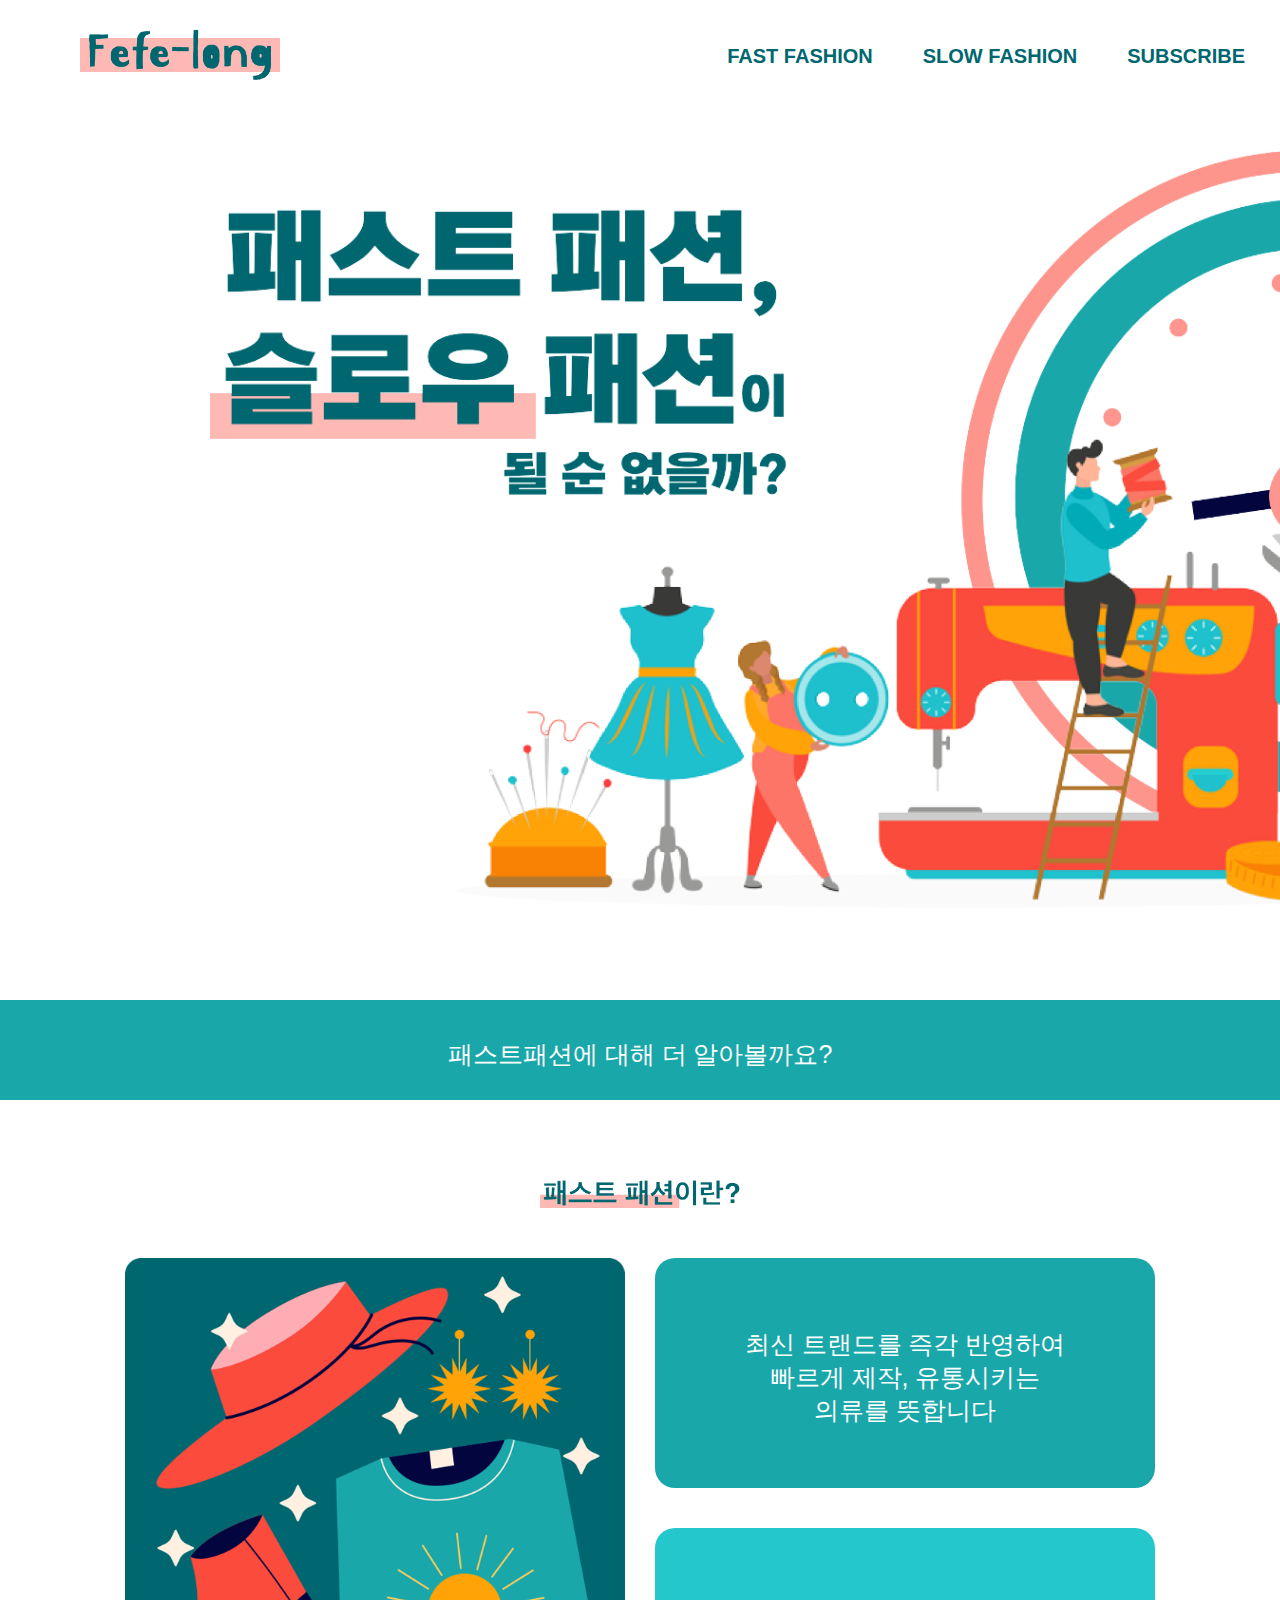
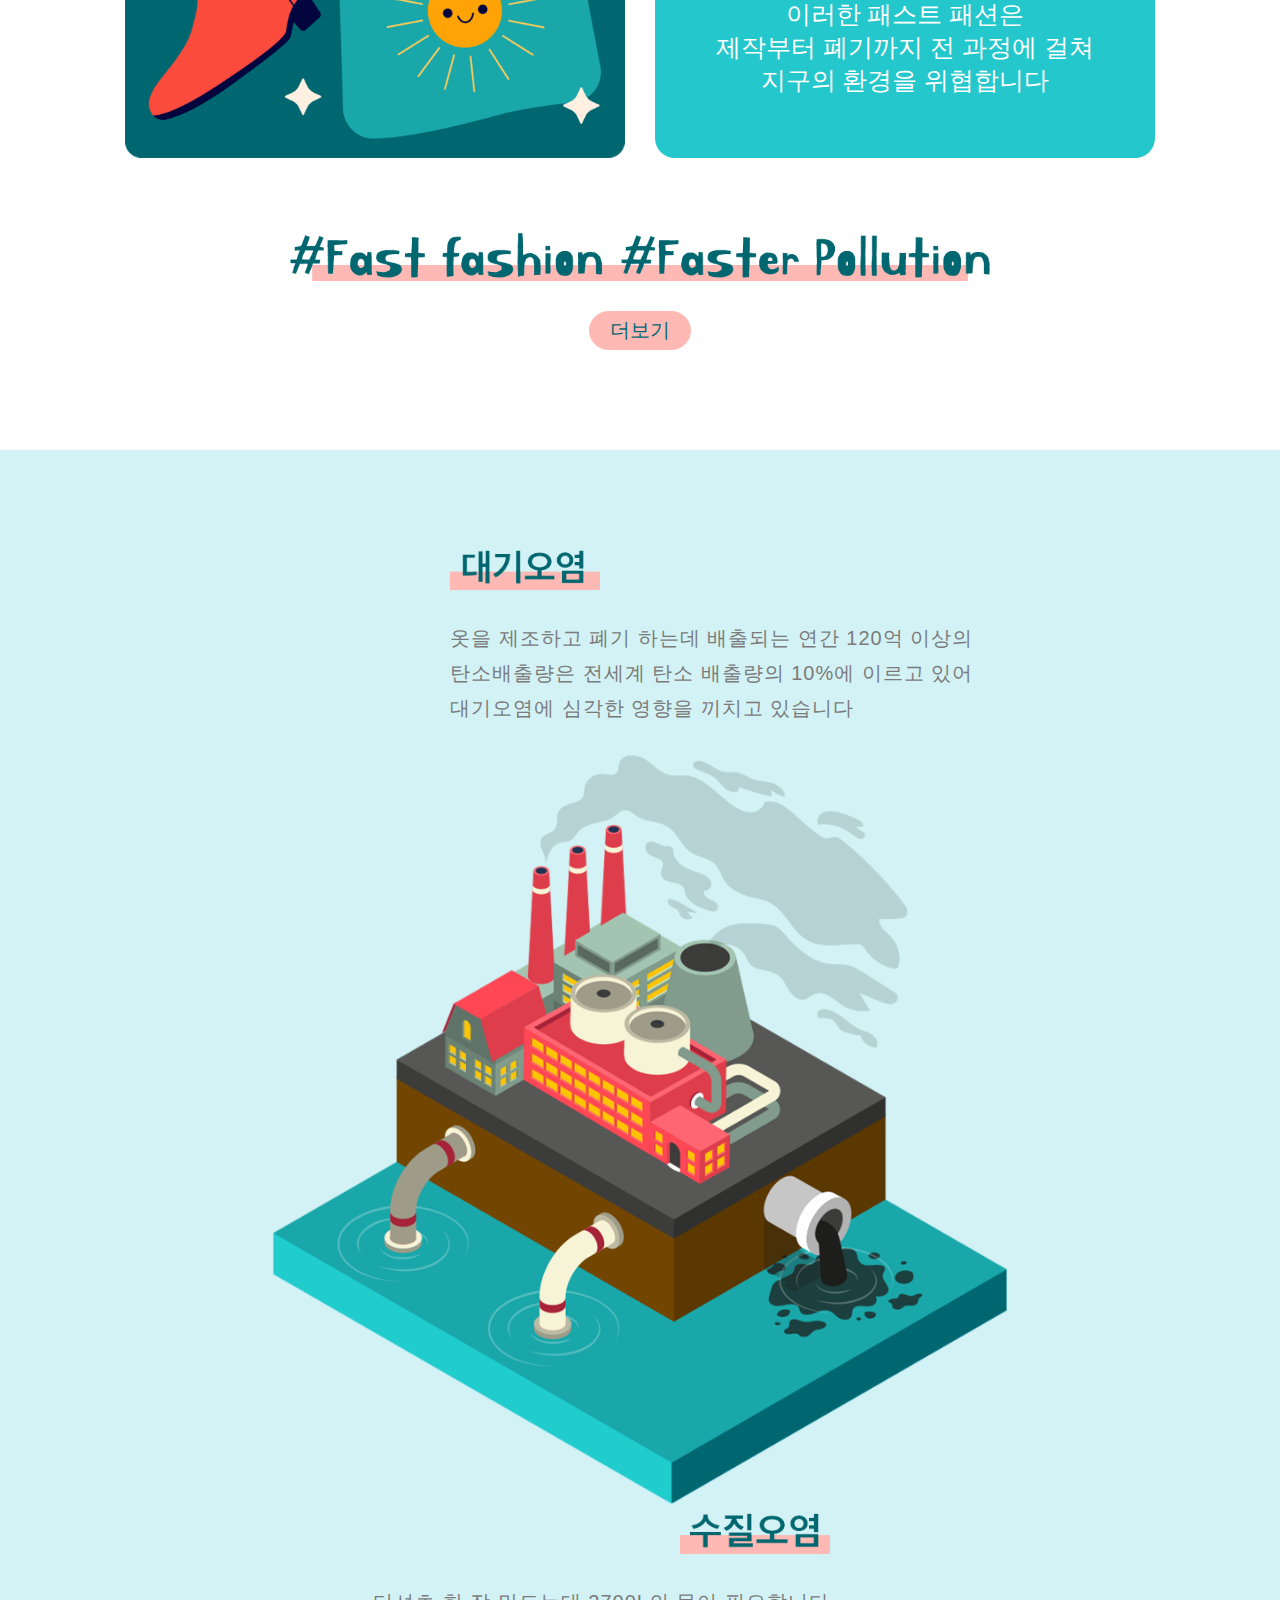
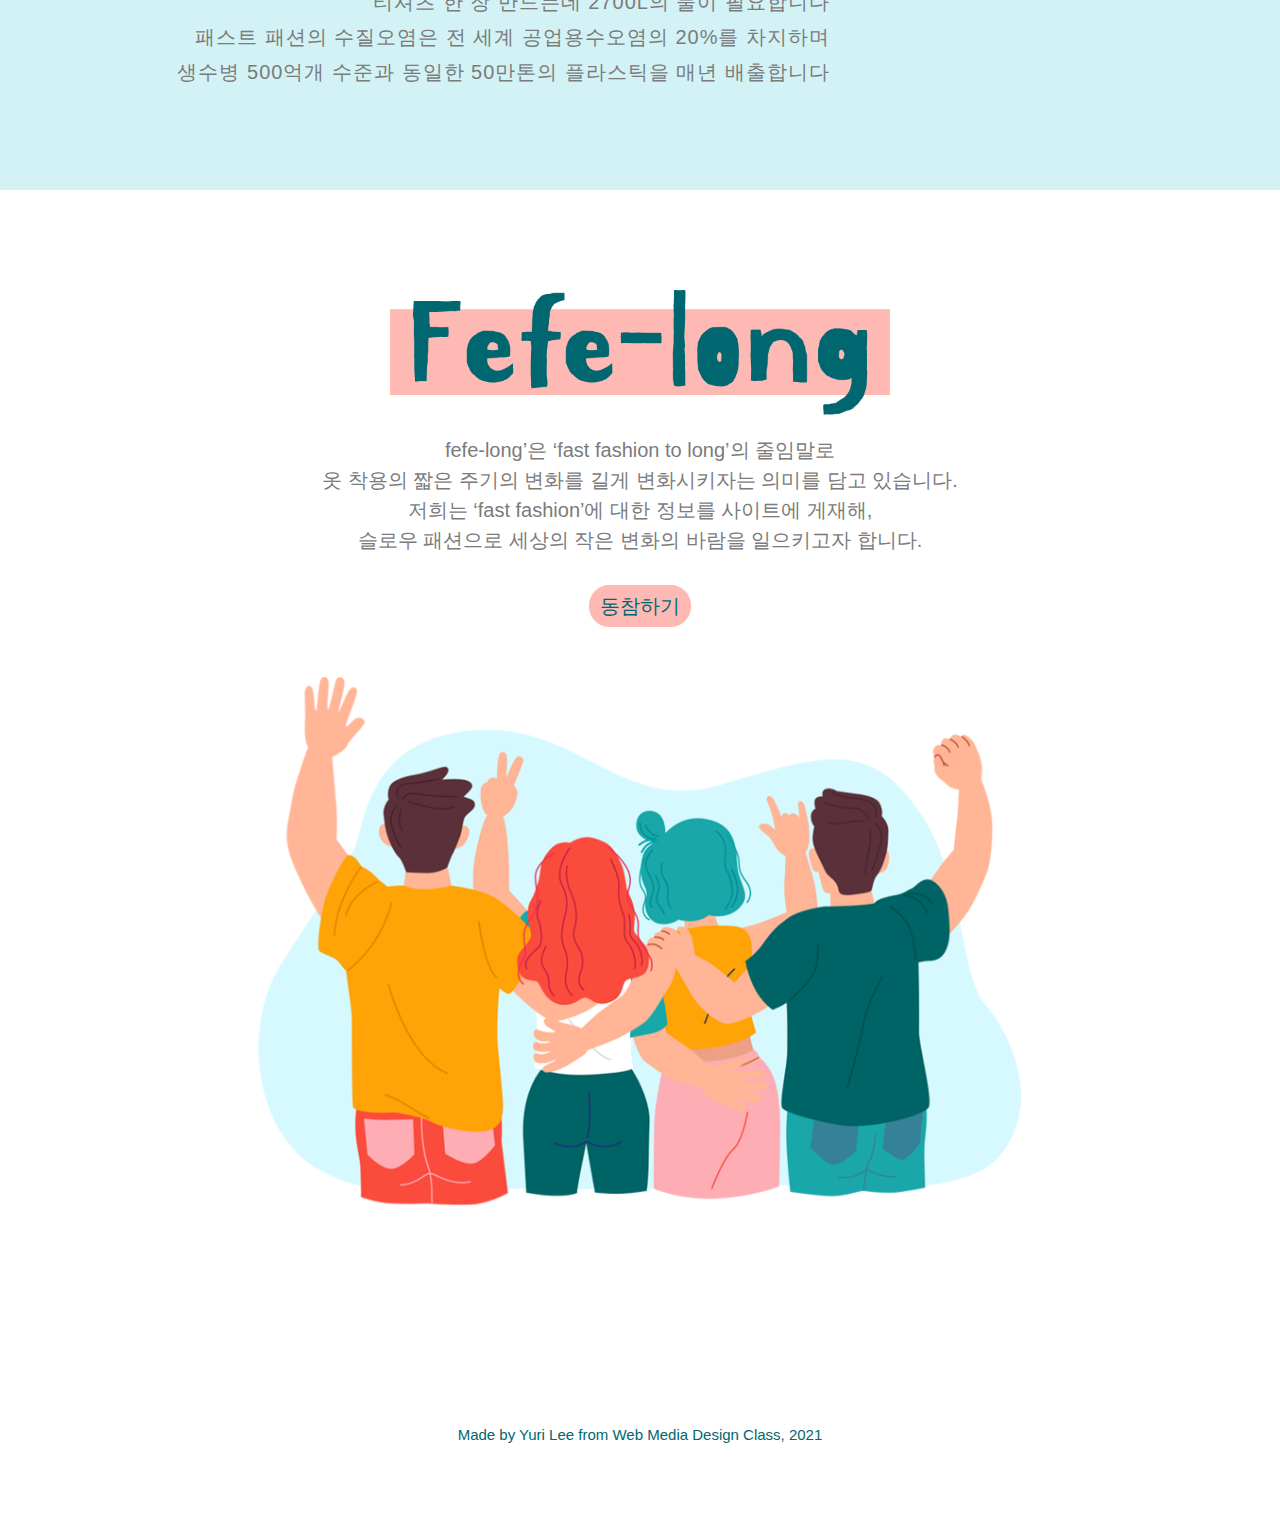
<file: index.html>
<!DOCTYPE html>
<html lang="ko">
<head>
  <meta charset="UTF-8">
  <meta http-equiv="X-UA-Compatible" content="IE=edge">
  <meta name="viewport" content="width=device-width, initial-scale=1.0">
  <link rel="stylesheet" href="./main.css">
  <title>fefelong</title>
</head>
<body>
   <header>
     <nav>
       <a href="./index.html" class="mainlogo"><img src="./image/Fefe-long.png" alt="logo"></a>
       <ul>
         <li><a href="javascript:()" onclick="showpopup();">subscribe</a></li>
         <li><a href="./3.html">Slow Fashion</a></li>
         <li><a href="./2.html">Fast Fashion</a></li>
       </ul>
     </nav>
   </header>
   <section>
     <div class="intro">
       <div class="intro_section01">
         <img src="./image/인트로1.png" alt="intro">
       </div>
     </div>
     <div class="intro_section02">
         <h4 class="sub_title">패스트패션에 대해 더 알아볼까요?</h4>
     </div>
     <div class="title_img">
       <img src="./image/패스트패션이란_.png" alt="what">
      </div>
    <div class="wrapper01">
        <img class="section_image2" src="./image/새옷.png" alt="new clothes">
      <div class="new_clothes">
        <p class="dsc1">최신 트랜드를 즉각 반영하여<br>빠르게 제작, 유통시키는<br>의류를 뜻합니다</p>
        <p class="dsc2">이러한 패스트 패션은<br>제작부터 폐기까지 전 과정에 걸쳐<br>지구의 환경을 위협합니다</p>
      </div>
    </div>
     <div class="v_section01_bo">
      <img src="./image/tag.png" alt="v_section_typo">
      <a class="cta" href="./2.html">더보기</a>
     </div>

     <div class="wrapper02">
       <div class="pollution01">
         <img src="./image/대기오염.png" alt="airpollute">
         <p class="dsc">옷을 제조하고 폐기 하는데 배출되는 연간 120억 이상의<br>
          탄소배출량은 전세계 탄소 배출량의 10%에 이르고 있어<br>
          대기오염에 심각한 영향을 끼치고 있습니다</p>
       </div>
       <div class="pollute">
        <img src="./image/오염.png" alt="pollute">
       </div>
       <div class="pollution02">
         <img src="./image/수질오염.png" alt="waterpollute">
         <p class="dsc">티셔츠 한 장 만드는데 2700L의 물이 필요합니다<br>
          패스트 패션의 수질오염은 전 세계 공업용수오염의 20%를 차지하며<br>
          생수병 500억개 수준과 동일한 50만톤의 플라스틱을 매년 배출합니다</p>
       </div>
     </div>
     <div class="wrapper03">
       <img src="./image/Fefe-long.png" alt="logo">
       <div class="join">
         <p class="dsc">fefe-long’은 ‘fast fashion to long’의 줄임말로<br>
          옷 착용의 짧은 주기의 변화를 길게 변화시키자는 의미를 담고 있습니다.<br>
          저희는 ‘fast fashion’에 대한 정보를 사이트에 게재해,<br>
          슬로우 패션으로 세상의 작은 변화의 바람을 일으키고자 합니다.</p>
          <a class="cta" href="./3.html">동참하기</a>
       <img src="./image/동참.png" alt="join_in">   
       </div>
     </div>
   </section>
<footer>
  Made by Yuri Lee from Web Media Design Class, 2021
</footer>

<!-- begin popup -->

<div class="popup" id="popup">
  <div class="blanket"></div>
  <div class="content">
    <h2>Fefelong의 웹매거진을 구독해보세요.</h2>
    <form action="">
      <div class="row">
        <div class="item">
          <input type="text" placeholder="name">
        </div>
        <div class="item">
          <input type="text" placeholder="e-mail">
        </div>
      </div>
      <button class="signup" onclick="hidepopup();">subscribe</button>
      <button class="close" onclick="hidepopup();"></button>
    </form>
  </div>
</div>

<script src="./script.js" type="text/javascript"></script>
</body>
</html>
</file>
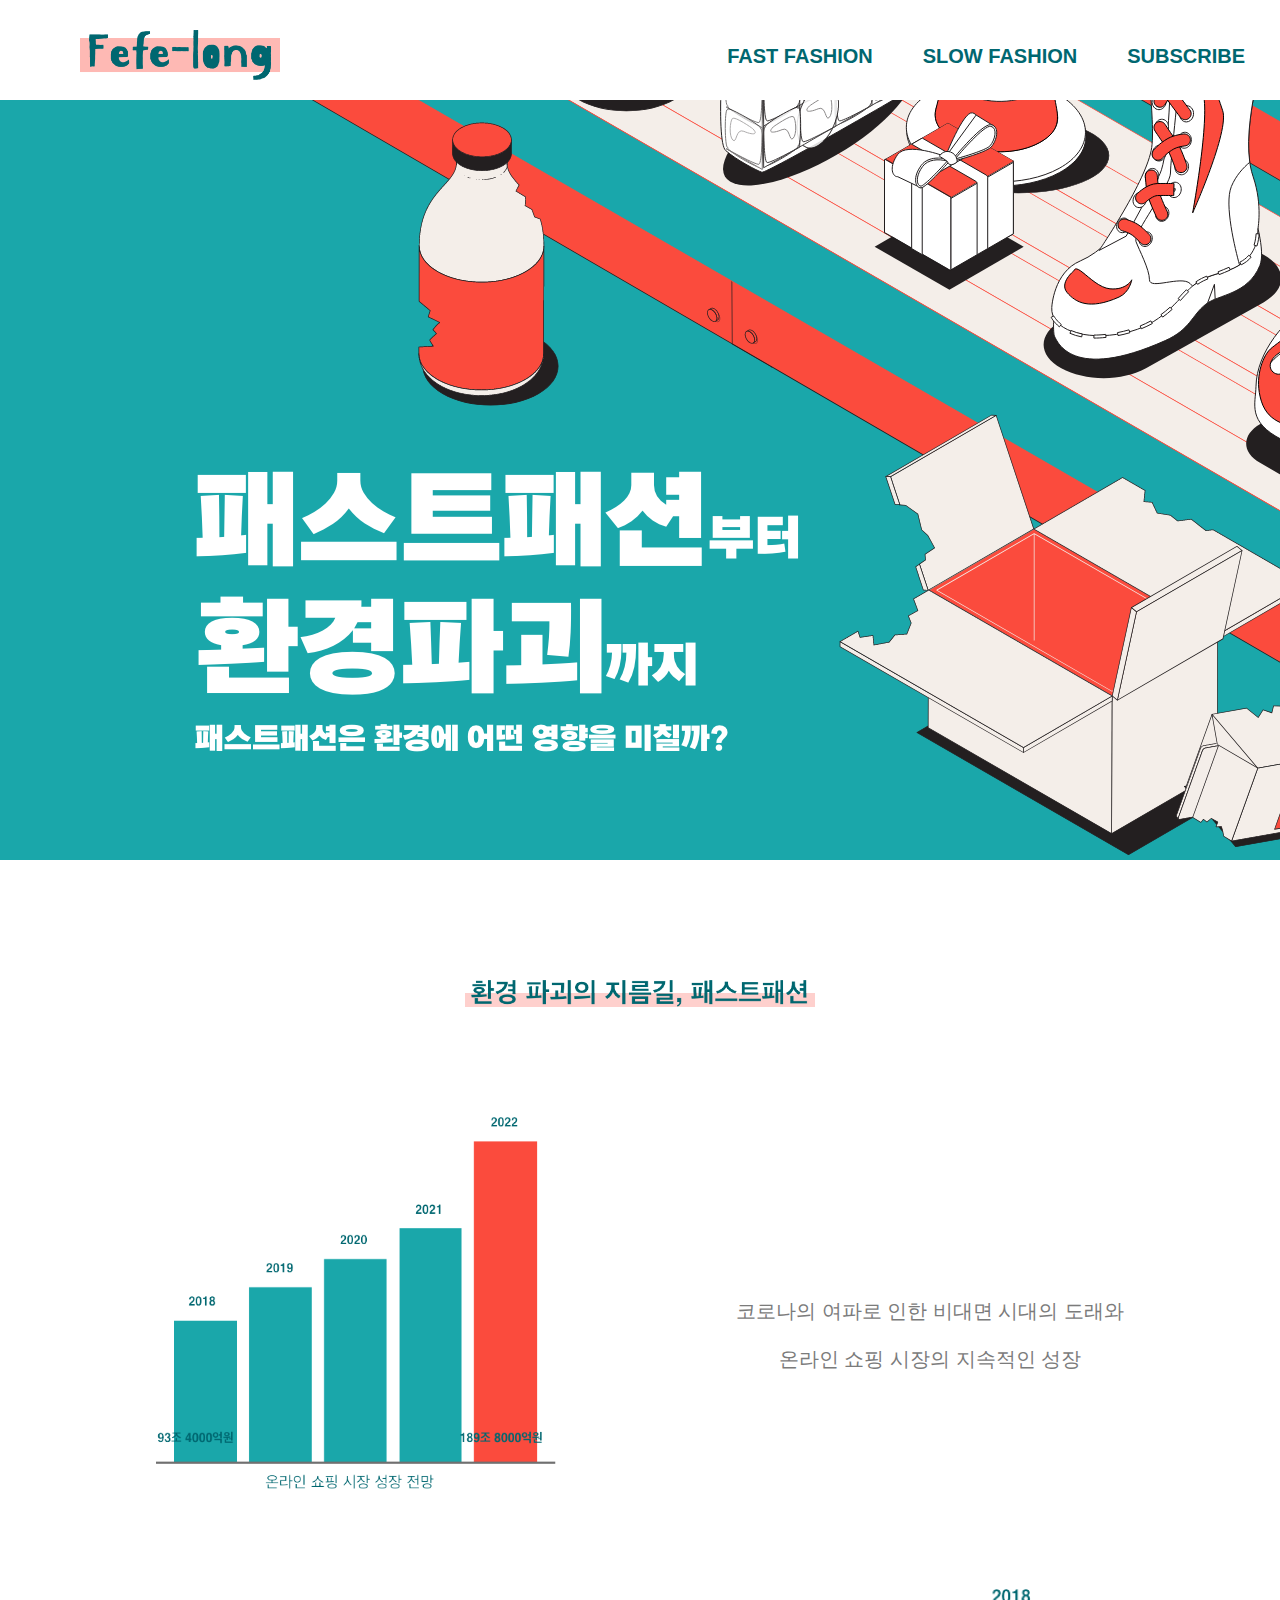
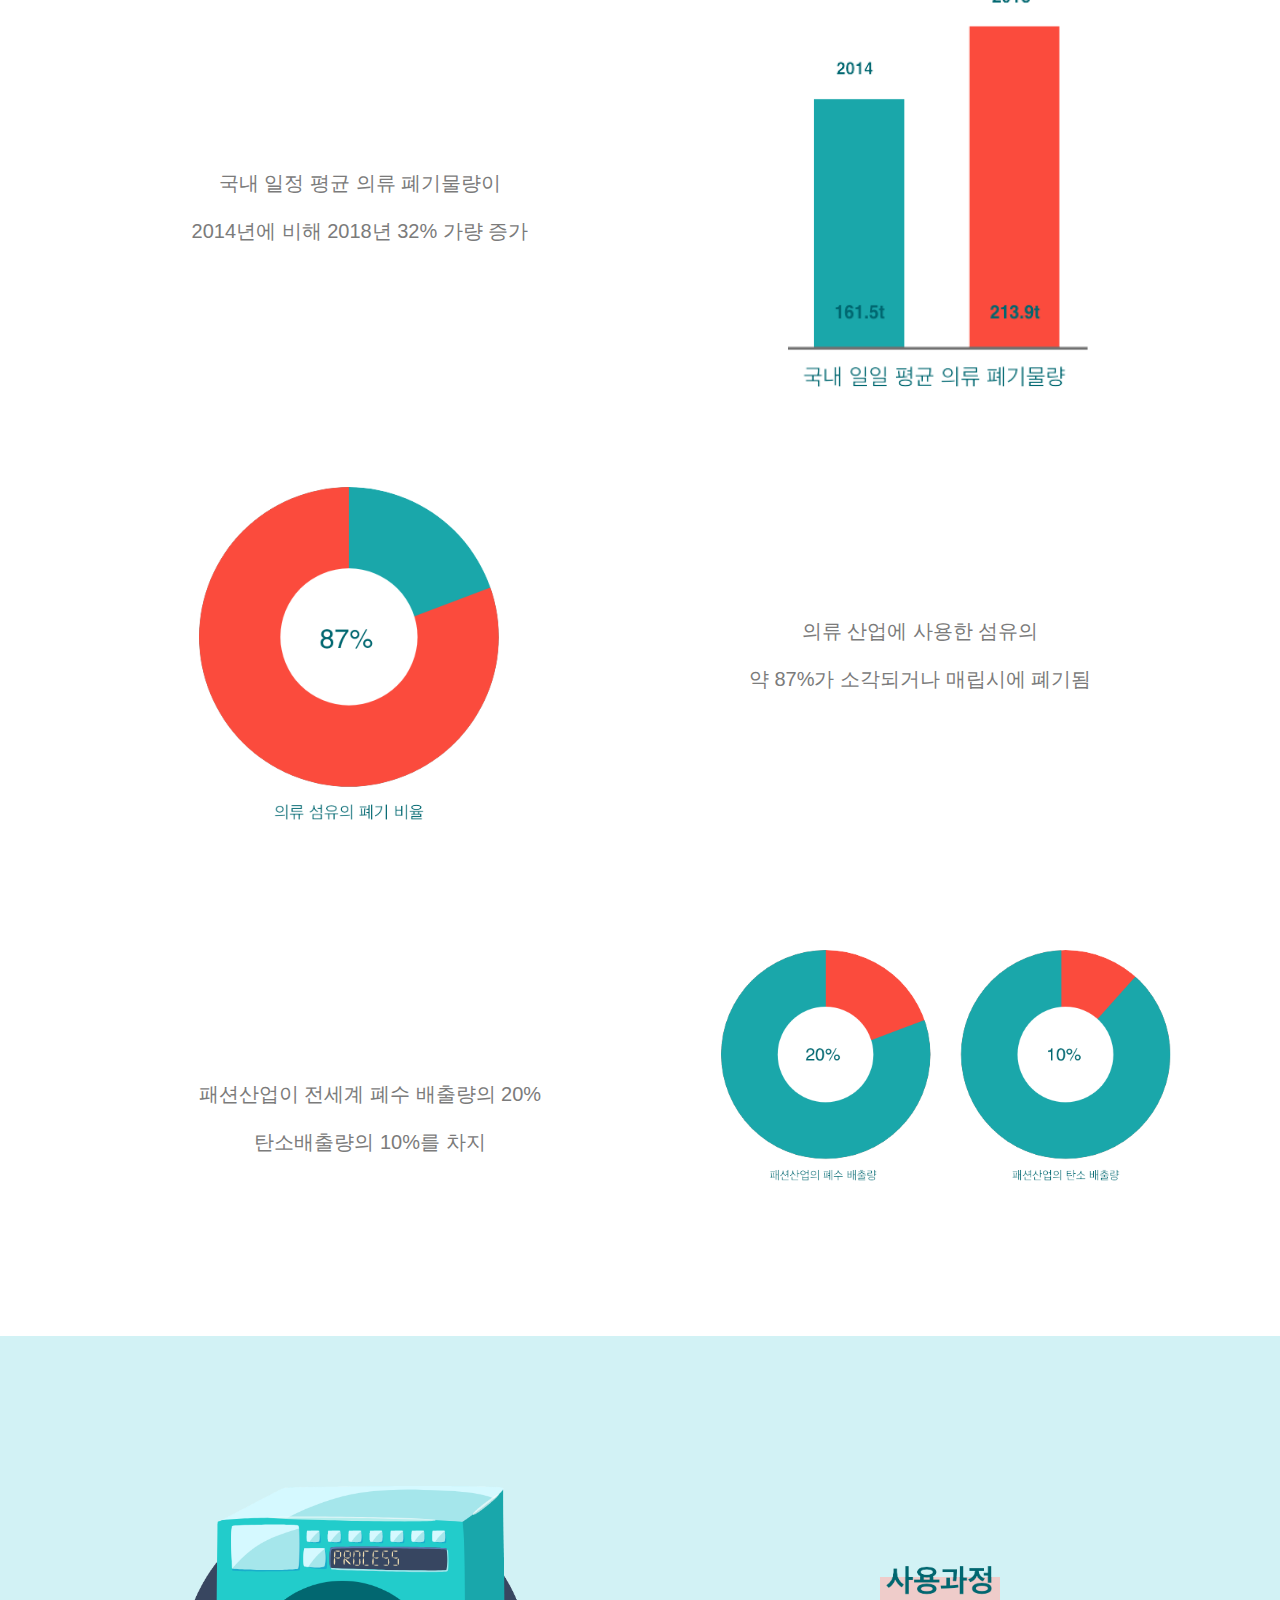
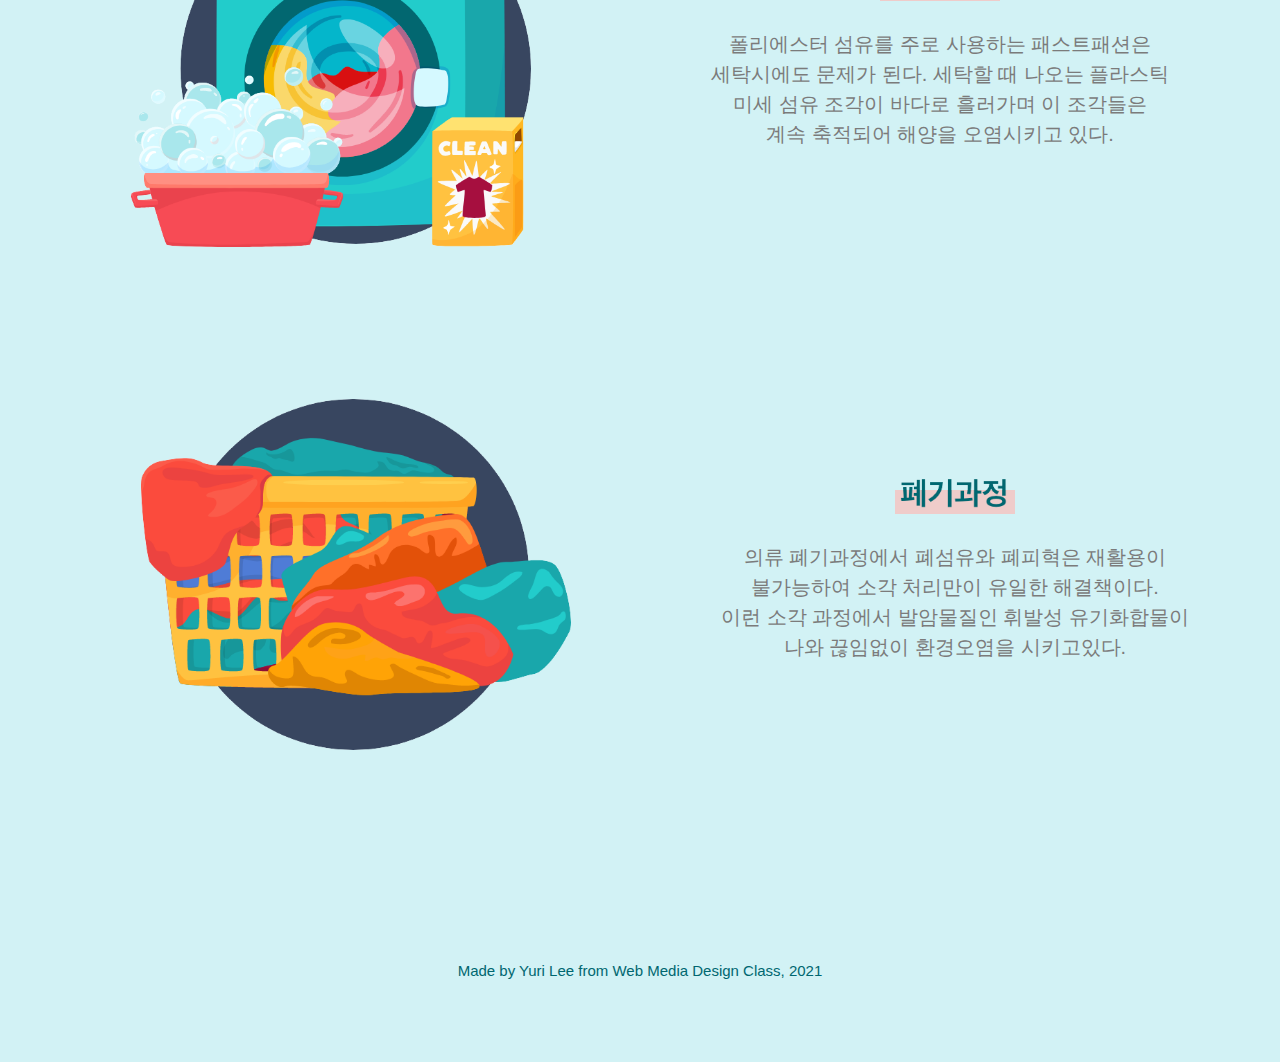
<file: 2.html>
<!DOCTYPE html>
<html lang="ko">
<head>
  <meta charset="UTF-8">
  <meta http-equiv="X-UA-Compatible" content="IE=edge">
  <meta name="viewport" content="width=device-width, initial-scale=1.0">
  <title>Fefelong-Fastfashion</title>
  <link rel="stylesheet" href="./2.css">
</head>
<body>
  <header>
     <nav>
       <a href="./index.html" class="mainlogo"><img src="./image/Fefe-long.png" alt="logo"></a>
       <ul>
         <li><a href="javascript:()" onclick="showpopup();">subscribe</a></li>
         <li><a href="./3.html">Slow Fashion</a></li>
         <li><a href="./2.html">Fast Fashion</a></li>
       </ul>
     </nav>
  </header>  
  <section>
     <div class="intro">
       <div class="intro_section">
         <img src="./image/2페이지인트로.png" alt="main.2">
       </div>
     </div> 

     <div class="section01_title">
       <img src="./image/2페이지 서브 타이포.png" alt="subtypo">
     </div>
     <div class="wrapper01">
      <img src="./image/그래프1.png" alt="그래프1">
      <div class="graph01">
        <p class="그래프1 설명">코로나의 여파로 인한 비대면 시대의 도래와<br>온라인 쇼핑 시장의 지속적인 성장</p>
      </div>
     </div>
   
     <div class="wrapper02"> 
       <div class="gragh02">
        <p class="그래프2 설명">국내 일정 평균 의류 폐기물량이<br>2014년에 비해 2018년 32% 가량 증가</p>
       </div>
       <img src="./image/그래프2.png" alt="그래프2">
     </div>
   
     <div class="wrapper03">
       <img src="./image/그래프3.png" alt="그래프3">
       <div class="graph03">
        <p class="그래프3 설명">의류 산업에 사용한 섬유의<br>약 87%가 소각되거나 매립시에 폐기됨</p>
       </div>
     </div>
  
     <div class="wrapper04">
       <div class="graph04">
        <p class="그래프4 설명">패션산업이 전세계 폐수 배출량의 20%<br>탄소배출량의 10%를 차지</p>
       </div>
       <img src="./image/그래프4.png" alt="그래프4">
     </div>
   
    <div class="wrapper11">
      <div class="section03">
        <img src="./image/세탁기.png" alt="세탁기">
        <div class="using">
          <img src="./image/사용과정.png" alt="사용과정">
          <p class="사용과정설명">폴리에스터 섬유를 주로 사용하는 패스트패션은<br>세탁시에도 문제가 된다. 세탁할 때 나오는 플라스틱<br>
           미세 섬유 조각이 바다로 흘러가며 이 조각들은<br>계속 축적되어 해양을 오염시키고 있다.</p>
        </div>
      </div>
   
      <div class="section04">
        <img src="./image/빨래.png" alt="빨래">
        <div class="trash">
          <img src="./image/폐기과정.png" alt="폐기과정">
          <p class="폐기과정설명">의류 폐기과정에서 폐섬유와 폐피혁은 재활용이<br>불가능하여 소각 처리만이 유일한 해결책이다.<br>
           이런 소각 과정에서 발암물질인 휘발성 유기화합물이<br>나와 끊임없이 환경오염을 시키고있다.</p>
        </div>
      </div>
    </div>
  </section>
  <footer>
    Made by Yuri Lee from Web Media Design Class, 2021
  </footer>

  <!-- begin popup -->

<div class="popup" id="popup">
  <div class="blanket"></div>
  <div class="content">
    <h2>Fefelong의 웹매거진을 구독해보세요.</h2>
    <form action="">
      <div class="row">
        <div class="item">
          <input type="text" placeholder="name">
        </div>
        <div class="item">
          <input type="text" placeholder="e-mail">
        </div>
      </div>
      <button class="signup" onclick="hidepopup();">subscribe</button>
      <button class="close" onclick="hidepopup();"></button>
    </form>
  </div>
</div>

<script src="./script.js" type="text/javascript"></script>
</body>
</html>
</file>
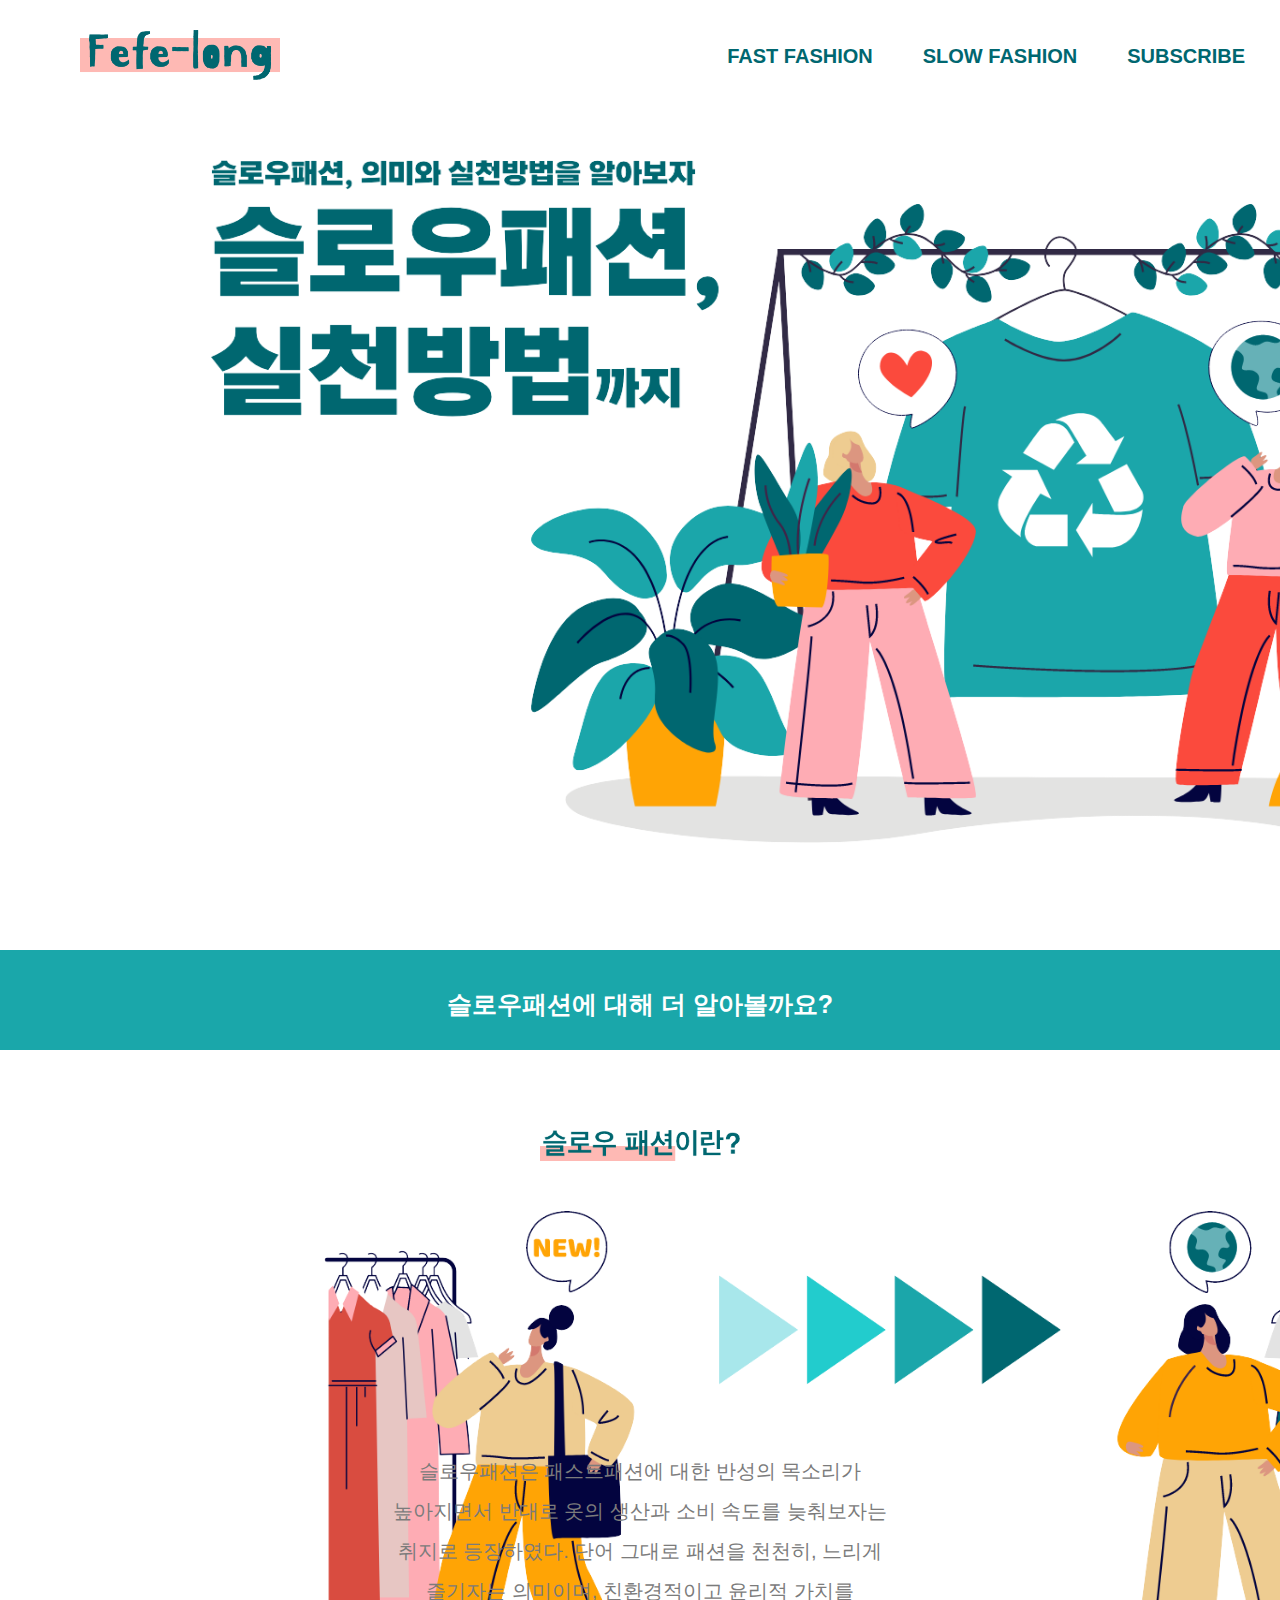
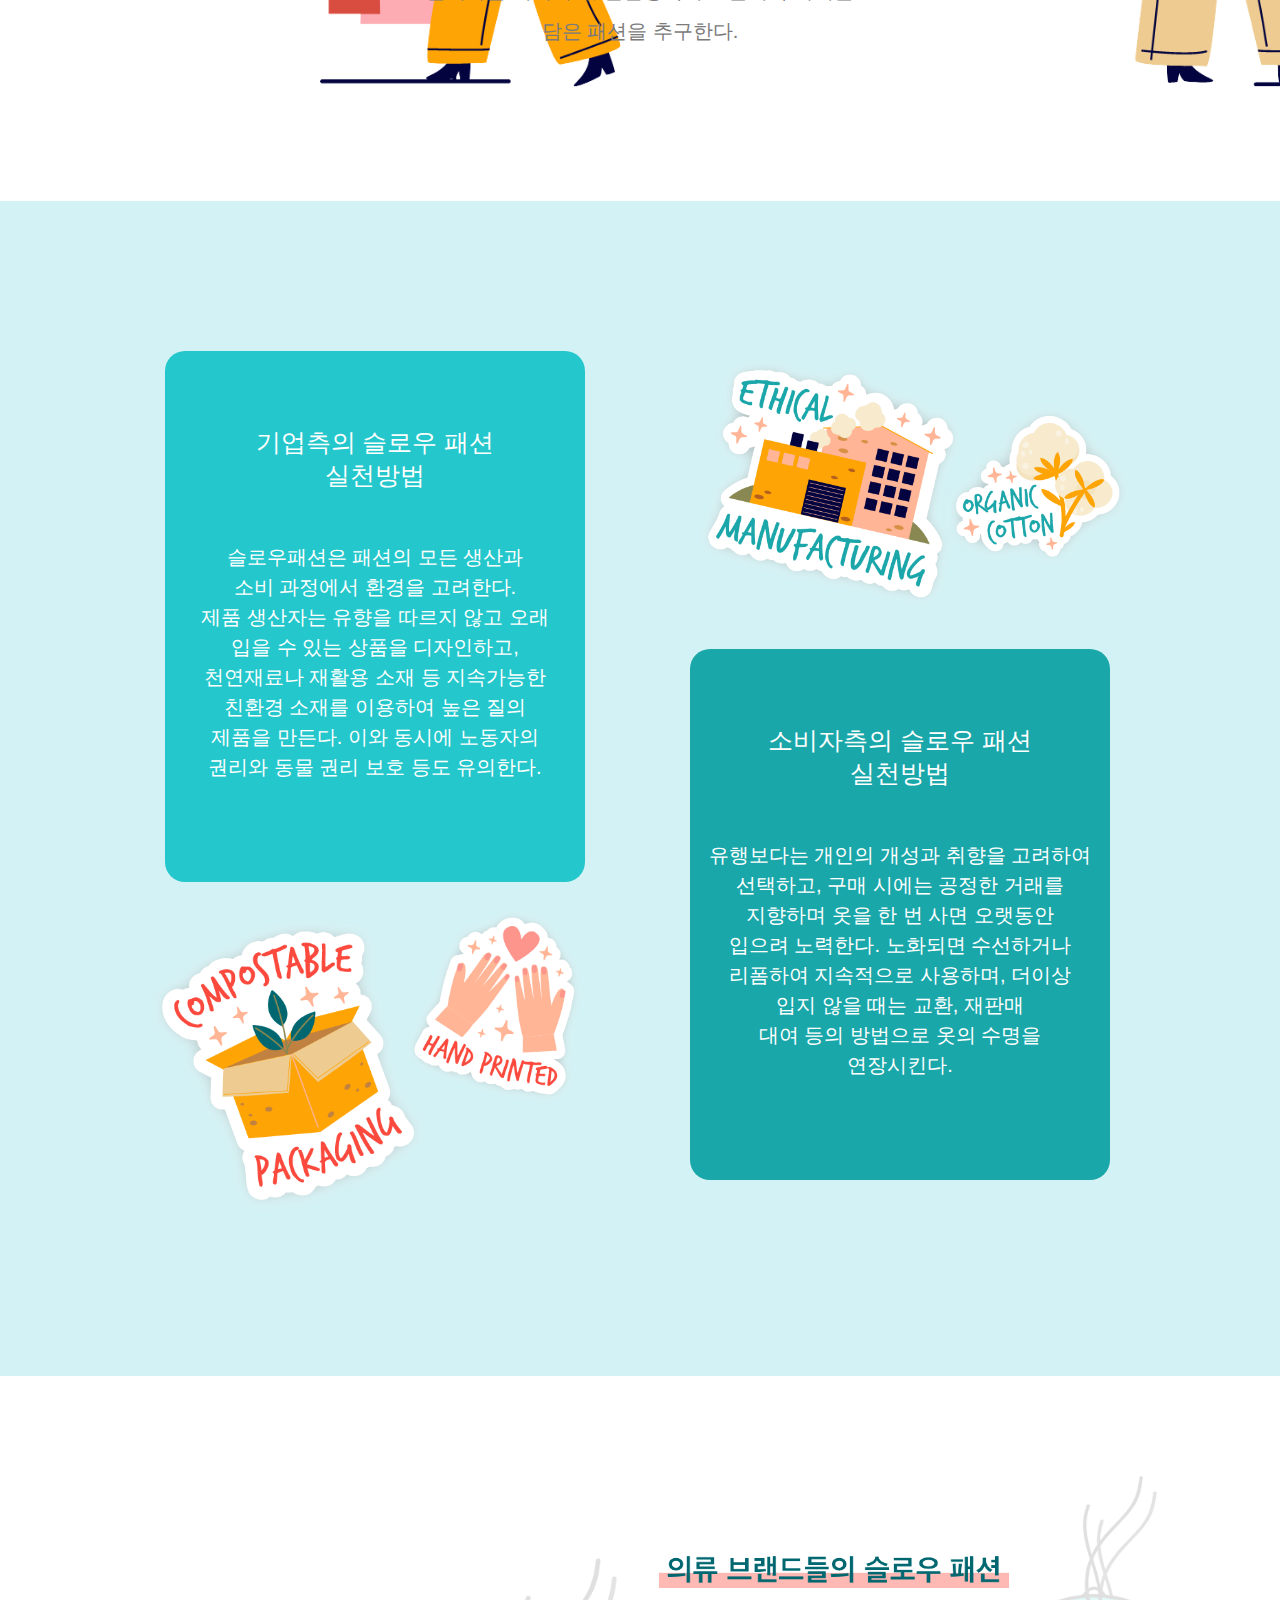
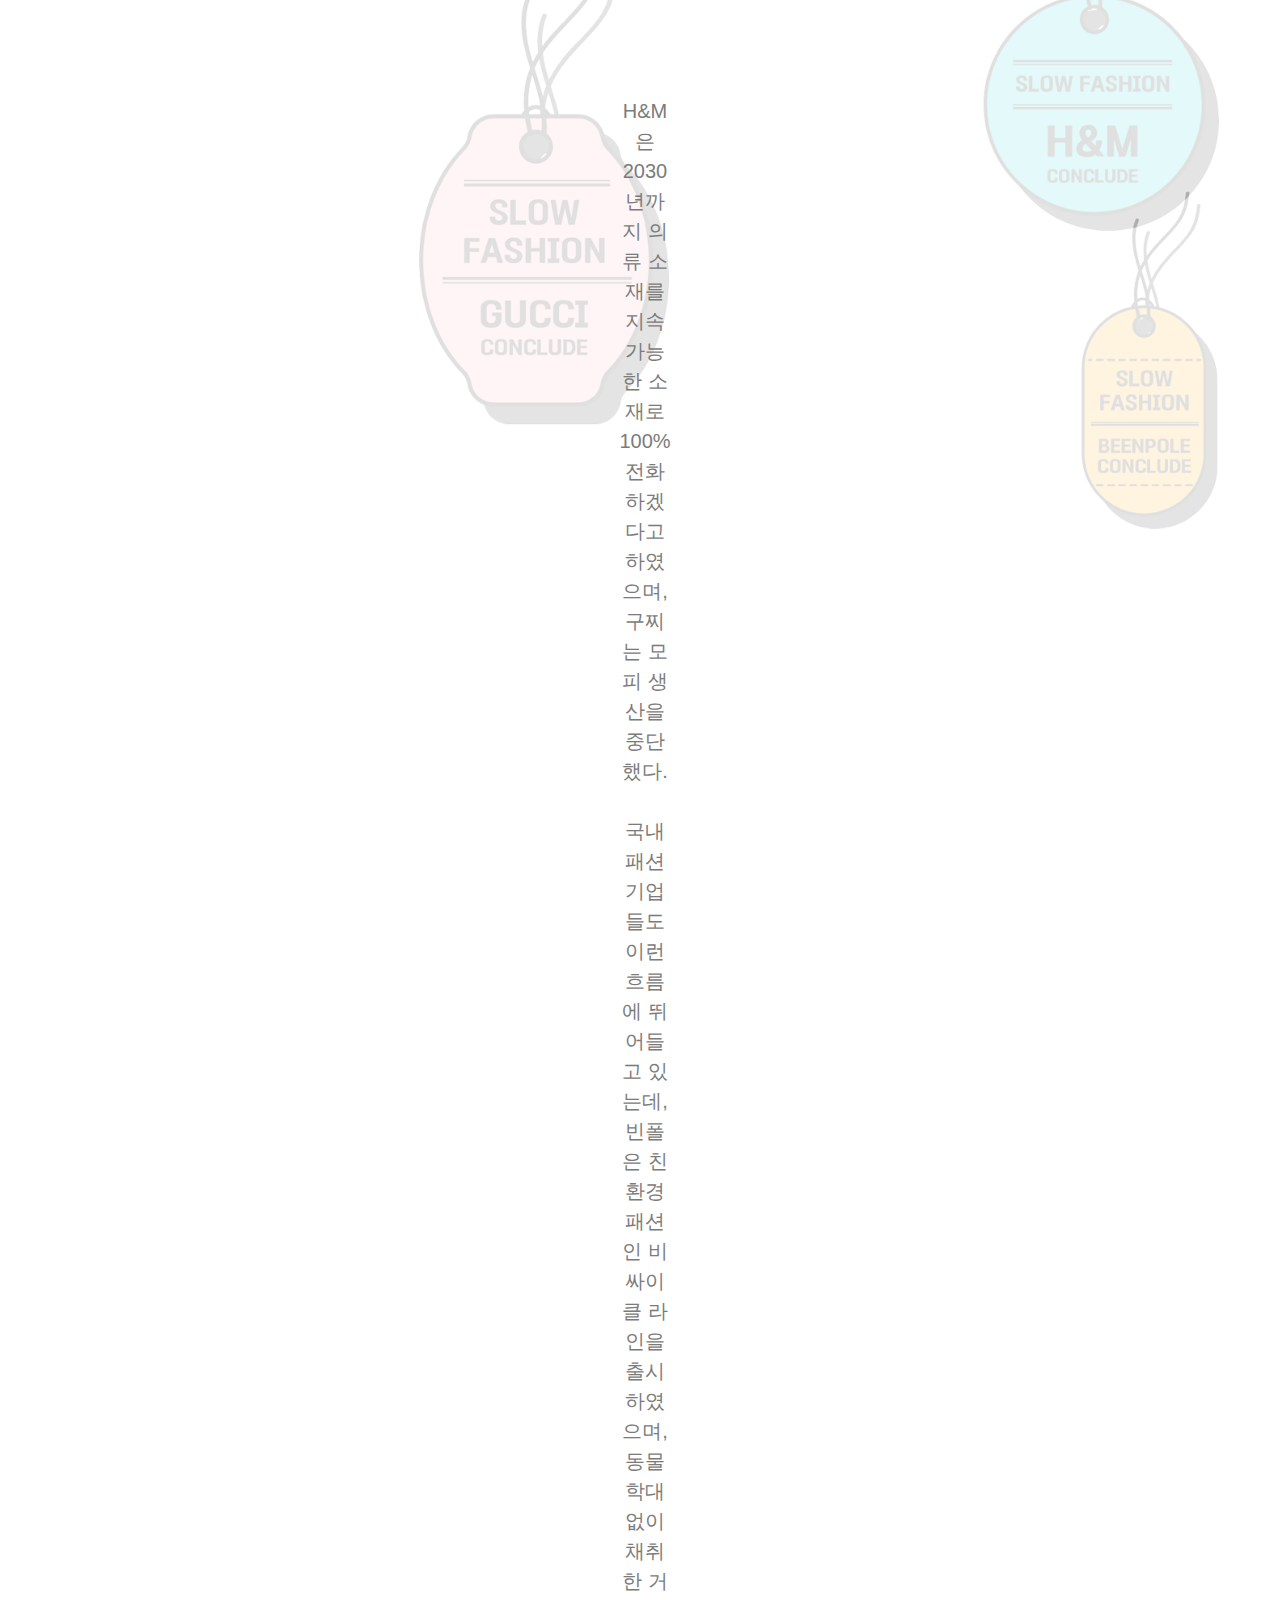
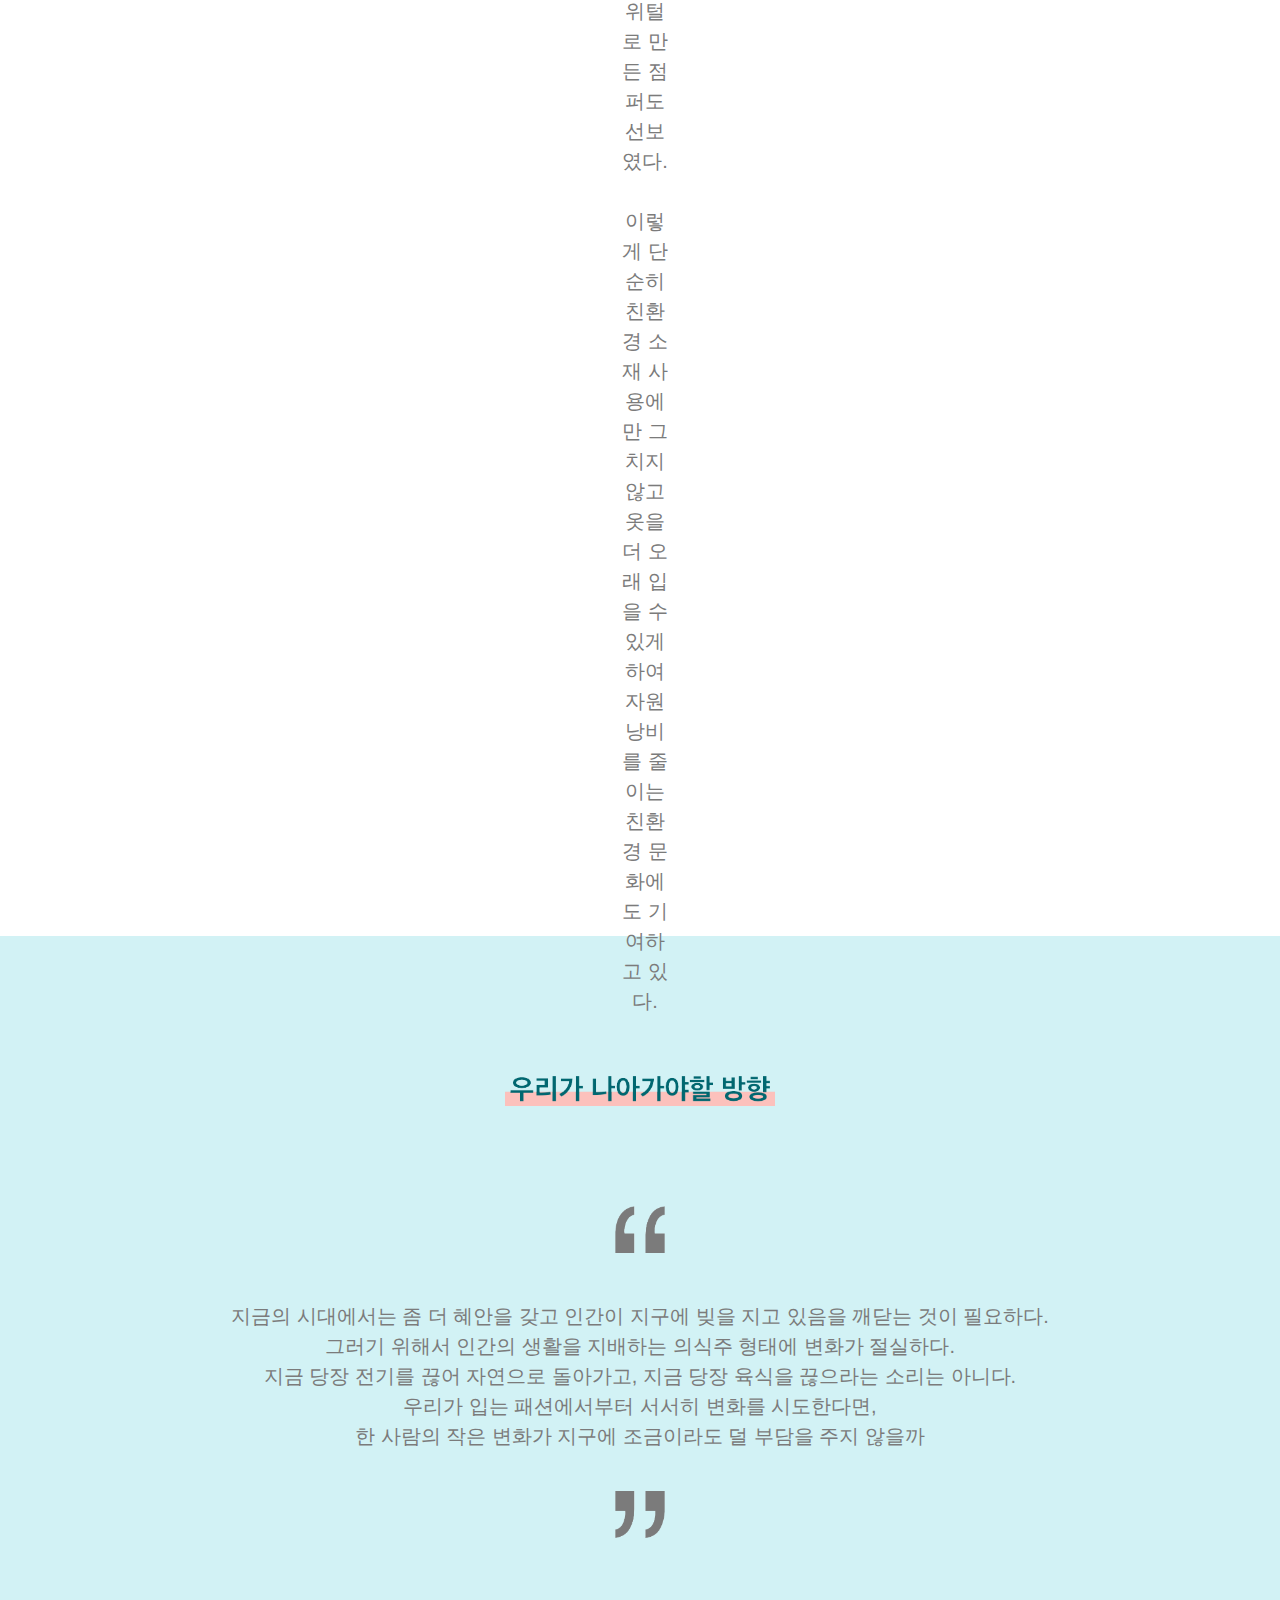
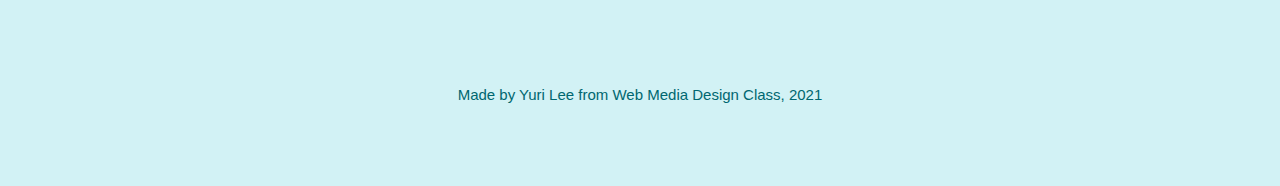
<file: 3.html>
<!DOCTYPE html>
<html lang="ko">
<head>
  <meta charset="UTF-8">
  <meta http-equiv="X-UA-Compatible" content="IE=edge">
  <meta name="viewport" content="width=device-width, initial-scale=1.0">
  <link rel="stylesheet" href="./3.css">
  <title>Fefelong-Slowfashion</title>
</head>
<body>
   <header>
    <nav>
      <a href="./index.html" class="mainlogo"><img src="./image/Fefe-long.png" alt="logo"></a>
      <ul>
        <li><a href="javascript:()" onclick="showpopup();">subscribe</a></li>
        <li><a href="./3.html">Slow Fashion</a></li>
        <li><a href="./2.html">Fast Fashion</a></li>
      </ul>
    </nav>
   </header>
   <section>
     <div class="intro01">
       <div class="intro_section01">
         <img src="./image/3페이지 메인.png" alt="3.main">
       </div>
     </div> 
     <div class="intro_section02">
       <h4>슬로우패션에 대해 더 알아볼까요?</h4>
     </div>

     <div class="subtitle01">
       <img src="./image/슬로우패션이란.png" alt="slowfashion">
     </div>

     <div class="wrapper01">
       <img src="./image/슬로우패션 사람.png" alt="subimage">
       <div class="slow_info">
         <p class="dsc01">슬로우패션은 패스트패션에 대한 반성의 목소리가<br>
          높아지면서 반대로 옷의 생산과 소비 속도를 늦춰보자는<br>
          취지로 등장하였다. 단어 그대로 패션을 천천히, 느리게<br>
          즐기자는 의미이며, 친환경적이고 윤리적 가치를<br>
          담은 패션을 추구한다.</p>
       </div>
     </div>

     <div class="wrapper02">
       <div class="w_section01">
         <div class="company">
           <p class="dsc02_title">기업측의 슬로우 패션<br>실천방법</p>
           <p class="dsc02">슬로우패션은 패션의 모든 생산과<br>소비 과정에서 환경을 고려한다.<br>
            제품 생산자는 유향을 따르지 않고 오래<br>입을 수 있는 상품을 디자인하고,<br>
            천연재료나 재활용 소재 등 지속가능한<br>친환경 소재를 이용하여 높은 질의<br>제품을 만든다. 이와 동시에 노동자의<br>
            권리와 동물 권리 보호 등도 유의한다.</p>
         </div>
         <img src="./image/스티커2.png" alt="sticker01">
       </div>
       <div class="w_section02">
         <img src="./image/스티커1.png" alt="sticker02">
         <div class="consumer">
           <p class="dsc03_title">소비자측의 슬로우 패션<br>실천방법</p>
           <p class="dsc03">유행보다는 개인의 개성과 취향을 고려하여<br>선택하고, 구매 시에는 공정한 거래를<br>
            지향하며 옷을 한 번 사면 오랫동안<br>입으려 노력한다. 노화되면 수선하거나<br>
            리폼하여 지속적으로 사용하며, 더이상<br>입지 않을 때는 교환, 재판매<br>
            대여 등의 방법으로 옷의 수명을<br>연장시킨다.</p>
         </div>
       </div>
     </div>

     <div class="wrapper03">
      <div class="back">
        <img src="./image/라벨.png" alt="background_image">
      </div>
       <div class="subtitle02">
        <img src="./image/의류브랜드.png" alt="subtitle02">
       </div>
       <div class="brand">
         <p class="dsc04">H&M은 2030년까지 의류 소재를<br>
          지속가능한 소재로 100% 전화하겠다고 하였으며,<br>
          구찌는 모피 생산을 중단했다.<br><br>
          국내 패션 기업들도 이런 흐름에 뛰어들고 있는데,<br>
          빈폴은 친환경 패션인 비싸이클 라인을 출시하였으며,<br>
          동물 학대 없이 채취한 거위털로 만든 점퍼도 선보였다.<br><br>
          이렇게 단순히 친환경 소재 사용에만 그치지 않고<br>
          옷을 더 오래 입을 수 있게하여 자원낭비를 줄이는<br>
          친환경 문화에도 기여하고 있다.</p>
       </div>
     </div>

     <div class="wrapper04">
       <div class="subtitle03">
        <img src="./image/방향.png" alt="sub_title03">
       </div>
       <div class="way">
         <div class="deco01">
          <img src="./image/따옴왼.png" alt="deco01">
         </div>
         <p class="dsc05">지금의 시대에서는 좀 더 혜안을 갖고 인간이 지구에 빚을 지고 있음을 깨닫는 것이 필요하다.<br>
          그러기 위해서 인간의 생활을 지배하는 의식주 형태에 변화가 절실하다.<br>
          지금 당장 전기를 끊어 자연으로 돌아가고, 지금 당장 육식을 끊으라는 소리는 아니다.<br>
          우리가 입는 패션에서부터 서서히 변화를 시도한다면,<br>
          한 사람의 작은 변화가 지구에 조금이라도 덜 부담을 주지 않을까</p>
         <div class="deco02">
           <img src="./image/따옴오.png" alt="deco02">
         </div>
       </div>
     </div>
   </section>

   <footer>
    Made by Yuri Lee from Web Media Design Class, 2021
  </footer>
  
<!-- begin popup -->

<div class="popup" id="popup">
  <div class="blanket"></div>
  <div class="content">
    <h2>Fefelong의 웹매거진을 구독해보세요.</h2>
    <form action="">
      <div class="row">
        <div class="item">
          <input type="text" placeholder="name">
        </div>
        <div class="item">
          <input type="text" placeholder="e-mail">
        </div>
      </div>
      <button class="signup" onclick="hidepopup();">subscribe</button>
      <button class="close" onclick="hidepopup();"></button>
    </form>
  </div>
</div>

<script src="./script.js" type="text/javascript"></script>
  
</body>
</html>
</file>
<file: main.css>
body, html{
  font-family: 'Noto Sans KR', sans-serif;
  padding: 0;
  margin: 0;
}

section {
  background-color: white
}

header {
  background-color: white;
  width: 100%;
  display: flex;
  justify-content: center;
  position: fixed;
  z-index: 1;
}

.mainlogo img {
  width: 200px;
  position: absolute;
  margin-left: 80px;
  margin-top: 30px;
  float: left;
}

nav {
  width: 1280px;
  height: 100px;
}

nav ul{
  padding: 0;
  margin: 20px 10px 0 0;
}

nav ul li{
  padding: 0;
  margin: 0;
  display: block;
  float: right;
}

nav ul li a{
  display: block;
  height: 100%;
  box-sizing: border-box;
  text-transform: uppercase;
  font-weight: 700;
  font-size: 20px;
  color: #006770;
  text-decoration: none;
  padding: 25px 25px;
}

nav ul li a:hover{
  color: #fe958d;
}

.intro {
  max-width: 1320;
  height: 900px;
  margin-left: 30px;
  margin-right: auto;
  box-sizing: border-box;
}

.intro_section01 {
  padding: 150px 0 0 180px;
  position: absolute;
}

.intro_section01 img {
  width: 1400px;
  position: relative;
  box-sizing: border-box;
  }

  .intro_section02 {
    background-color: #1AA7AA;
    max-width: 100%;
    text-align: center;
    padding: 5px 0 15px 0;
    height: 80px;
    margin-top: 100px;
    margin-bottom: 80px;
  }

  .intro_section02 .sub_title {
    color: white;
    font-weight: 400;
    font-size: 25px;
  }

  .title_img img {
    display: block;
    margin-left: auto;
    margin-right: auto;
    width: 200px;
  }

  .wrapper01{
    display: flex;
    justify-content: center;
    margin: 50px 0 50px 0;
  }

.section_image2 {
    width: 500px;
    height: 500px;
  }

  .new_clothes {
    width: 500px;
    margin-left: 30px;
    position: relative;
  }

  p.dsc1{
    width: 500px;
    height: 230px;
    font-weight: 320;
    font-size: 25px;
    color: white;
    background-color: #1AA7AA;
    border-radius: 20px;
    text-align: center;
    box-sizing: border-box;
    padding: 70px 0;
    margin: 0;
  }

  p.dsc2{
    width: 500px;
    height: 230px;
    font-weight: 320;
    font-size: 25px;
    color: white;
    background-color: #24C7CB;
    border-radius: 20px;
    text-align: center;
    box-sizing: border-box;
    padding: 70px 0;
    margin-top: 40px
  }

  .v_section01_bo img{
    display: block;
    margin-left: auto;
    margin-right: auto;
    width: 700px;
  }

  .cta{
    font-family: 'Noto Sans KR', sans-serif;
    font-size: 20px;
    font-weight: 300px;
    color: #006770;
    background-color: #FEB9B4;
    display: block;
    cursor: pointer;
    border: 1px solid #FEB9B4;
    border-radius: 20px;
    text-decoration: none;
    padding: 5px 10px 5px;
    width: 80px;
    margin-left: auto;
    margin-right: auto;
    margin-top: 30px;
    text-align: center;
  } 

   .wrapper02{
  display: block;
  justify-content: center;
  margin: 100px 0 50px 0;
  background-color: #D2F2F5;
  padding: 50px;
  }

  .pollution01{
    font-family: 'NOto Sans KR', sans-serif;
    font-size: 20px;
    font-weight: 400;
    margin: 50px 0 0 400px;
    color: #7B7B7B;
    letter-spacing: 1px;
    line-height: 35px;
  }

  .pollution01 img{
    width: 150px;
    
  }

  .pollute img{
    width: 750px;
    display: block;
    margin-left: auto;
    margin-right: auto;
  }

  .pollution02{
    font-family: 'NOto Sans KR', sans-serif;
    font-size: 20px;
    font-weight: 400;
    margin: 0 400px 50px 0;
    color: #7B7B7B;
    letter-spacing: 1px;
    line-height: 35px;
    text-align: right;
  }

  .pollution02 img{
    width: 150px;
  }

  .wrapper03 img{
    width: 500px;
    display: block;
    margin-left: auto;
    margin-right: auto;
    padding-top: 50px;
  }

   .join{
     text-align: center;
     font-family: 'NOto Sans KR', sans-serif;
    font-size: 20px;
    font-weight: 400;
    color: #7B7B7B;
    line-height: 30px;
   }

  .join img{
    width: 800px;
    display: block;
    margin-left: auto;
    margin-right: auto;
    margin-bottom: 200px;
  }

  footer{
    background-color: white;
    display: block;
    font-size: 15px;
    color: #006770;
    text-align: center;
    height: 100px;
    max-width: 100%;
  }

  /* --begin popup-- */

  .popup{
    display: none;
    position: fixed;
    top: 0;
    bottom: 0;
    right: 0;
    left: 0;
    z-index: 2;
  }
  
  .popup.show{
    display: block;
  }
  
  .popup .blanket{
    background-color: rgba(0,0,0,.7);
    position: absolute;
    top: 0;
    bottom: 0;
    right: 0;
    left: 0;
  }
  
  .content{
    box-sizing: border-box;
    padding: 30px 40px;
    width: 621px;
    height: 454px;
    background-color: white;
    text-align: center;
    position: absolute;
    left: 50%;
    top: 50%;
    margin-top: -250px;
    margin-left: -380px;
  }
  
  .popup h2{
    margin: 30px 0 20px;
  }
  
  .popup #signup {
    margin-top: 40px;
  }
  
  .signup {
    font-family: 'Noto Sans KR', sans-serif;
    font-size: 20px;
    font-weight: normal;
    color: #006770;
    background-color: #FEB9B4;
    border: 1px solid #FEB9B4;
    padding: 10px 20px;
    border-radius: 30px;
    cursor: pointer;
    margin-top: 60px;
  }
  
  .close {
    width: 40px;
    height: 40px;
    background: url(./image/사각형\ 1\ 복사.png) no-repeat center center;
    background-color: black;
    box-shadow: 0 5px 8px rgba(0, 0, 0, .1);
    background-size: 50%;
    position: absolute;
    top: -15px;
    right: -15px;
    border-radius: 50%;
    border: none;
    outline: none;
    cursor: pointer;
  }
  
  .popup .row{
    display: row;
    justify-content: center;
    margin-top: 50px;	
  }
  
  .popup .item{
    width: 475px;
    font-size: 59px;
    position: relative;
    left: 36px;
    margin-top: 10px;
  }
  
  .popup .item input[type='text']{
    display: block;
    font-size: 20px;
    font-weight: medium;
    border: 2px solid #575757;
    height: 65px;
    box-sizing: border-box;
    width: 100%;
    padding: 20px 20px;
  }
</file>
<file: 2.css>
body, html{
  font-family: 'Noto Sans KR', sans-serif;
  padding: 0;
  margin: 0;
}

section {
  background-color: white
}

header {
  background-color: white;
  width: 100%;
  display: flex;
  justify-content: center;
  position: fixed;
  z-index: 1;
}

.mainlogo img {
  width: 200px;
  position: absolute;
  margin-left: 80px;
  margin-top: 30px;
  float: left;
}

nav {
  width: 1280px;
  height: 100px;
}

nav ul{
  padding: 0;
  margin: 20px 10px 0 0;
}

nav ul li{
  padding: 0;
  margin: 0;
  display: block;
  float: right;
}

nav ul li a{
  display: block;
  height: 100%;
  box-sizing: border-box;
  text-transform: uppercase;
  font-weight: 700;
  font-size: 20px;
  color: #006770;
  text-decoration: none;
  padding: 25px 25px;
}

nav ul li a:hover{
  color: #fe958d;
}

.intro {
  max-width: 1320;
  height: 900px;
  margin-left: auto;
  margin-right: auto;
  box-sizing: border-box;
  margin-bottom: 80px;
}

.section01_title img{
  display: block;
  margin-left: auto;
  margin-right: auto;
  width: 350px;
}

.wrapper01{
  display: flex;
  justify-content: center;
  max-width: 100%;
  padding: 110px 0 0 100px;
  margin-bottom: 100px;
}

.wrapper01 img{
  box-sizing: border-box;
  position: relative;
  width: 400px;
  margin-right: 180px;
}

.graph01{
  font-size: 20px;
  font-weight: 400;
  color: #7B7B7B;
  margin: 150px 100px 0 0px;
  text-align: center;
  line-height: 48px;
}

.wrapper02{
  max-width: 100%;
  display: flex;
  justify-content: center;
  margin-bottom: 100px;
}

.gragh02{
  font-size: 20px;
  font-weight: 400;
  color: #7B7B7B;
  margin: 150px 10px 0 0;
  text-align: center;
  line-height: 48px;
}

.wrapper02 img{
  box-sizing: border-box;
  position: relative;
  width: 300px;
  margin-left: 250px;
}

.wrapper03{
  display: flex;
  max-width: 100%;
  justify-content: center;
  margin-bottom: 130px;
  padding: 0 0 0 10px;
}

.wrapper03 img{
  box-sizing: border-box;
  position: relative;
  width: 300px;
  margin-right: 200px;
}

.graph03{
  font-size: 20px;
  font-weight: 400;
  color: #7B7B7B;
  margin: 100px 0px 0 50px;
  text-align: center;
  line-height: 48px;
  padding-left: 0px;
}

.wrapper04{
  display: flex;
  max-width: 100%;
  justify-content: center;
  margin-bottom: 150px;
  padding: 0 0 0 90px;
}

.graph04{
  font-size: 20px;
  font-weight: 400;
  color: #7B7B7B;
  margin: 100px 0px 0 0;
  text-align: center;
  line-height: 48px;
}

.wrapper04 img{
  box-sizing: border-box;
  position: relative;
  width: 450px;
  height: 231px;
  margin-left: 180px;
}
 
.wrapper11{
  background-color: #D2F2F5;
  padding: 150px 0 0 100px;
}

.section03{
 display: flex;
 justify-content: center;
 max-width: 100%;
 margin-bottom: 150px;
}

.section03 img{
  width: 400px;
  height: 361px;
  position: relative;
  box-sizing: border-box;
}

.using{
  text-align: center;
  font-size: 20px;
  font-weight: 400;
  color: #7B7B7B;
  margin: 80px;
  line-height: 30px;
  margin-left: 180px;
  
}

.using img{
  width: 120px;
  height: 35px;
}

.section04{
 display: flex;
 justify-content: center;
 max-width: 100%;
 padding: 0 0 200px 30px;
 
}

.section04 img{
  width: 430px;
  height: 351px;
}

.trash{
  text-align: center;
  font-size: 20px;
  font-weight: 400;
  color: #7B7B7B;
  margin: 80px;
  line-height: 30px;
  margin-left: 150px;
}

.trash img{
  width: 120px;
  height: 35px;
}

  /* --begin popup-- */

  .popup{
    display: none;
    position: fixed;
    top: 0;
    bottom: 0;
    right: 0;
    left: 0;
    z-index: 2;
  }
  
  .popup.show{
    display: block;
  }
  
  .popup .blanket{
    background-color: rgba(0,0,0,.7);
    position: absolute;
    top: 0;
    bottom: 0;
    right: 0;
    left: 0;
  }
  
  .content{
    box-sizing: border-box;
    padding: 30px 40px;
    width: 621px;
    height: 454px;
    background-color: white;
    text-align: center;
    position: absolute;
    left: 50%;
    top: 50%;
    margin-top: -250px;
    margin-left: -380px;
  }
  
  .popup h2{
    margin: 30px 0 20px;
  }
  
  .popup #signup {
    margin-top: 40px;
  }
  
  .signup {
    font-family: 'Noto Sans KR', sans-serif;
    font-size: 20px;
    font-weight: normal;
    color: #006770;
    background-color: #FEB9B4;
    border: 1px solid #FEB9B4;
    padding: 10px 20px;
    border-radius: 30px;
    cursor: pointer;
    margin-top: 60px;
  }
  
  .close {
    width: 40px;
    height: 40px;
    background: url(./image/사각형\ 1\ 복사.png) no-repeat center center;
    background-color: black;
    box-shadow: 0 5px 8px rgba(0, 0, 0, .1);
    background-size: 50%;
    position: absolute;
    top: -15px;
    right: -15px;
    border-radius: 50%;
    border: none;
    outline: none;
    cursor: pointer;
  }
  
  .popup .row{
    display: row;
    justify-content: center;
    margin-top: 50px;	
  }
  
  .popup .item{
    width: 475px;
    font-size: 59px;
    position: relative;
    left: 36px;
    margin-top: 10px;
  }
  
  .popup .item input[type='text']{
    display: block;
    font-size: 20px;
    font-weight: medium;
    border: 2px solid #575757;
    height: 65px;
    box-sizing: border-box;
    width: 100%;
    padding: 20px 20px;
  }

footer{
  background-color: #D2F2F5;
  display: block;
  font-size: 15px;
  color: #006770;
  text-align: center;
  height: 100px;
  max-width: 100%;
}
</file>
<file: 3.css>
body, html{
  font-family: 'Noto Sans KR', sans-serif;
  padding: 0;
  margin: 0;
}

section {
  background-color: white
}

header {
  background-color: white;
  width: 100%;
  display: flex;
  justify-content: center;
  position: fixed;
  z-index: 1;
}

.mainlogo img {
  width: 200px;
  position: absolute;
  margin-left: 80px;
  margin-top: 30px;
  float: left;
}

nav {
  width: 1280px;
  height: 100px;
}

nav ul{
  padding: 0;
  margin: 20px 10px 0 0;
}

nav ul li{
  padding: 0;
  margin: 0;
  display: block;
  float: right;
}

nav ul li a{
  display: block;
  height: 100%;
  box-sizing: border-box;
  text-transform: uppercase;
  font-weight: 700;
  font-size: 20px;
  color: #006770;
  text-decoration: none;
  padding: 25px 25px;
}

nav ul li a:hover{
  color: #fe958d;
}

.intro01 {
  max-width: 1320;
  height: 900px;
  margin-left: 30px;
  margin-right: auto;
  box-sizing: border-box;
}

.intro_section01 {
  padding: 160px 0 0 180px;
  position: absolute;
}

.intro_section01 img {
  width: 1400px;
  position: relative;
  box-sizing: border-box;
  }

  .intro_section02 {
    background-color: #1AA7AA;
    max-width: 100%;
    text-align: center;
    padding: 5px 0 15px 0;
    height: 80px;
    margin-top: 50px;
    margin-bottom: 80px;
    color: white;
    font-weight: 400;
    font-size: 25px;
  }

  .subtitle01 img{
    display: block;
    margin-left: auto;
    margin-right: auto;
    width: 200px;
  }

  .wrapper01{
    display: block;
    padding: 50px 0 150px 0;
    justify-content: center;
  }

  .wrapper01 img{
    width: 1100px;
    display: block;
    position: absolute;
    left: 320px;
  }

  .slow_info{
   position: relative;
   top: 220px;
  }

  p.dsc01{
    font-size: 20px;
   font-weight: 400;
   color: #7B7B7B;
   text-align: center;
   line-height: 40px;
  }

 .wrapper02{
   display: flex;
   padding: 150px;
   justify-content: center;
   background-color: #D2F2F5;
   margin: 200px 0 0 0;
 }

 .w_section01{
 margin: 0 50px 0 0px;
 }

 .company{
   width: 420px;
   margin: 0 0 20px 25px;
   text-align: center;
   background-color: #24C7CB;
   border-radius: 20px;
   box-sizing: border-box;
   padding: 50px 0 80px 0;
 }
 .dsc02_title{
  font-weight: 500;
  font-size: 25px;
  color: white;
  margin-bottom: 50px; 
 }

 .dsc02{
  font-size: 20px;
  font-weight: 400;
  color: white;
  line-height: 30px;
 }

 .w_section01 img{
   width: 450px;
 }

 .w_section02{
   margin: 0 0 0 50px;
 }

 .w_section02 img{
    width: 450px;
 }

 .consumer{
  width: 420px;
  margin: 30px 25px 0px 0px;
  text-align: center;
  background-color: #1AA7AA;
  border-radius: 20px;
  box-sizing: border-box;
  padding: 50px 0 80px 0;
 }

 .dsc03_title{
  font-weight: 500;
  font-size: 25px;
  color: white;
  margin-bottom: 50px; 
 }

 .dsc03{
  font-size: 20px;
  font-weight: 400;
  color: white;
  line-height: 30px;
 }

 .wrapper03{
   display: flex;
   margin: 100px;
   justify-content: center;
 }

 .back img{
   display: block;
   position: relative;
   left: 380px;
   width: 800px;
 }

 .subtitle02 img{
   position: relative;
   width: 350px;
   right: 180px;
   top: 80px;
 }

 .brand{
  text-align: center;
  font-size: 20px;
  font-weight: 400;
  color: #7B7B7B;
  line-height: 30px;
  position: relative;
  right: 570px;
  top: 200px;
  
 }

 .wrapper04{
  display: block;
  padding: 140px;
  justify-content: center;
  background-color: #D2F2F5;
  margin: 100px 0 0 0;
 }

 .subtitle03 img{
   display: block;
   margin-left: auto;
   margin-right: auto;
   width: 270px;
 }

.deco01 img{
  width: 50px;
  margin: 100px 0 20px 0;
}

 .way{
  text-align: center;
  font-size: 20px;
  font-weight: 400;
  color: #7B7B7B;
  line-height: 30px;
  position: relative;
 }

 .deco02 img{
   width: 50px;
   margin: 20px 0 0 0; 
 }

   footer{
    background-color: #D2F2F5;
    display: block;
    font-size: 15px;
    color: #006770;
    text-align: center;
    height: 100px;
    max-width: 100%;
    padding-top: 0px;
  }

    /* --begin popup-- */

    .popup{
      display: none;
      position: fixed;
      top: 0;
      bottom: 0;
      right: 0;
      left: 0;
      z-index: 2;
    }
    
    .popup.show{
      display: block;
    }
    
    .popup .blanket{
      background-color: rgba(0,0,0,.7);
      position: absolute;
      top: 0;
      bottom: 0;
      right: 0;
      left: 0;
    }
    
    .content{
      box-sizing: border-box;
      padding: 30px 40px;
      width: 621px;
      height: 454px;
      background-color: white;
      text-align: center;
      position: absolute;
      left: 50%;
      top: 50%;
      margin-top: -250px;
      margin-left: -380px;
    }
    
    .popup h2{
      margin: 30px 0 20px;
    }
    
    .popup #signup {
      margin-top: 40px;
    }
    
    .signup {
      font-family: 'Noto Sans KR', sans-serif;
      font-size: 20px;
      font-weight: normal;
      color: #006770;
      background-color: #FEB9B4;
      border: 1px solid #FEB9B4;
      padding: 10px 20px;
      border-radius: 30px;
      cursor: pointer;
      margin-top: 60px;
    }
    
    .close {
      width: 40px;
      height: 40px;
      background: url(./image/사각형\ 1\ 복사.png) no-repeat center center;
      background-color: black;
      box-shadow: 0 5px 8px rgba(0, 0, 0, .1);
      background-size: 50%;
      position: absolute;
      top: -15px;
      right: -15px;
      border-radius: 50%;
      border: none;
      outline: none;
      cursor: pointer;
    }
    
    .popup .row{
      display: row;
      justify-content: center;
      margin-top: 50px;	
    }
    
    .popup .item{
      width: 475px;
      font-size: 59px;
      position: relative;
      left: 36px;
      margin-top: 10px;
    }
    
    .popup .item input[type='text']{
      display: block;
      font-size: 20px;
      font-weight: medium;
      border: 2px solid #575757;
      height: 65px;
      box-sizing: border-box;
      width: 100%;
      padding: 20px 20px;
    }
</file>
